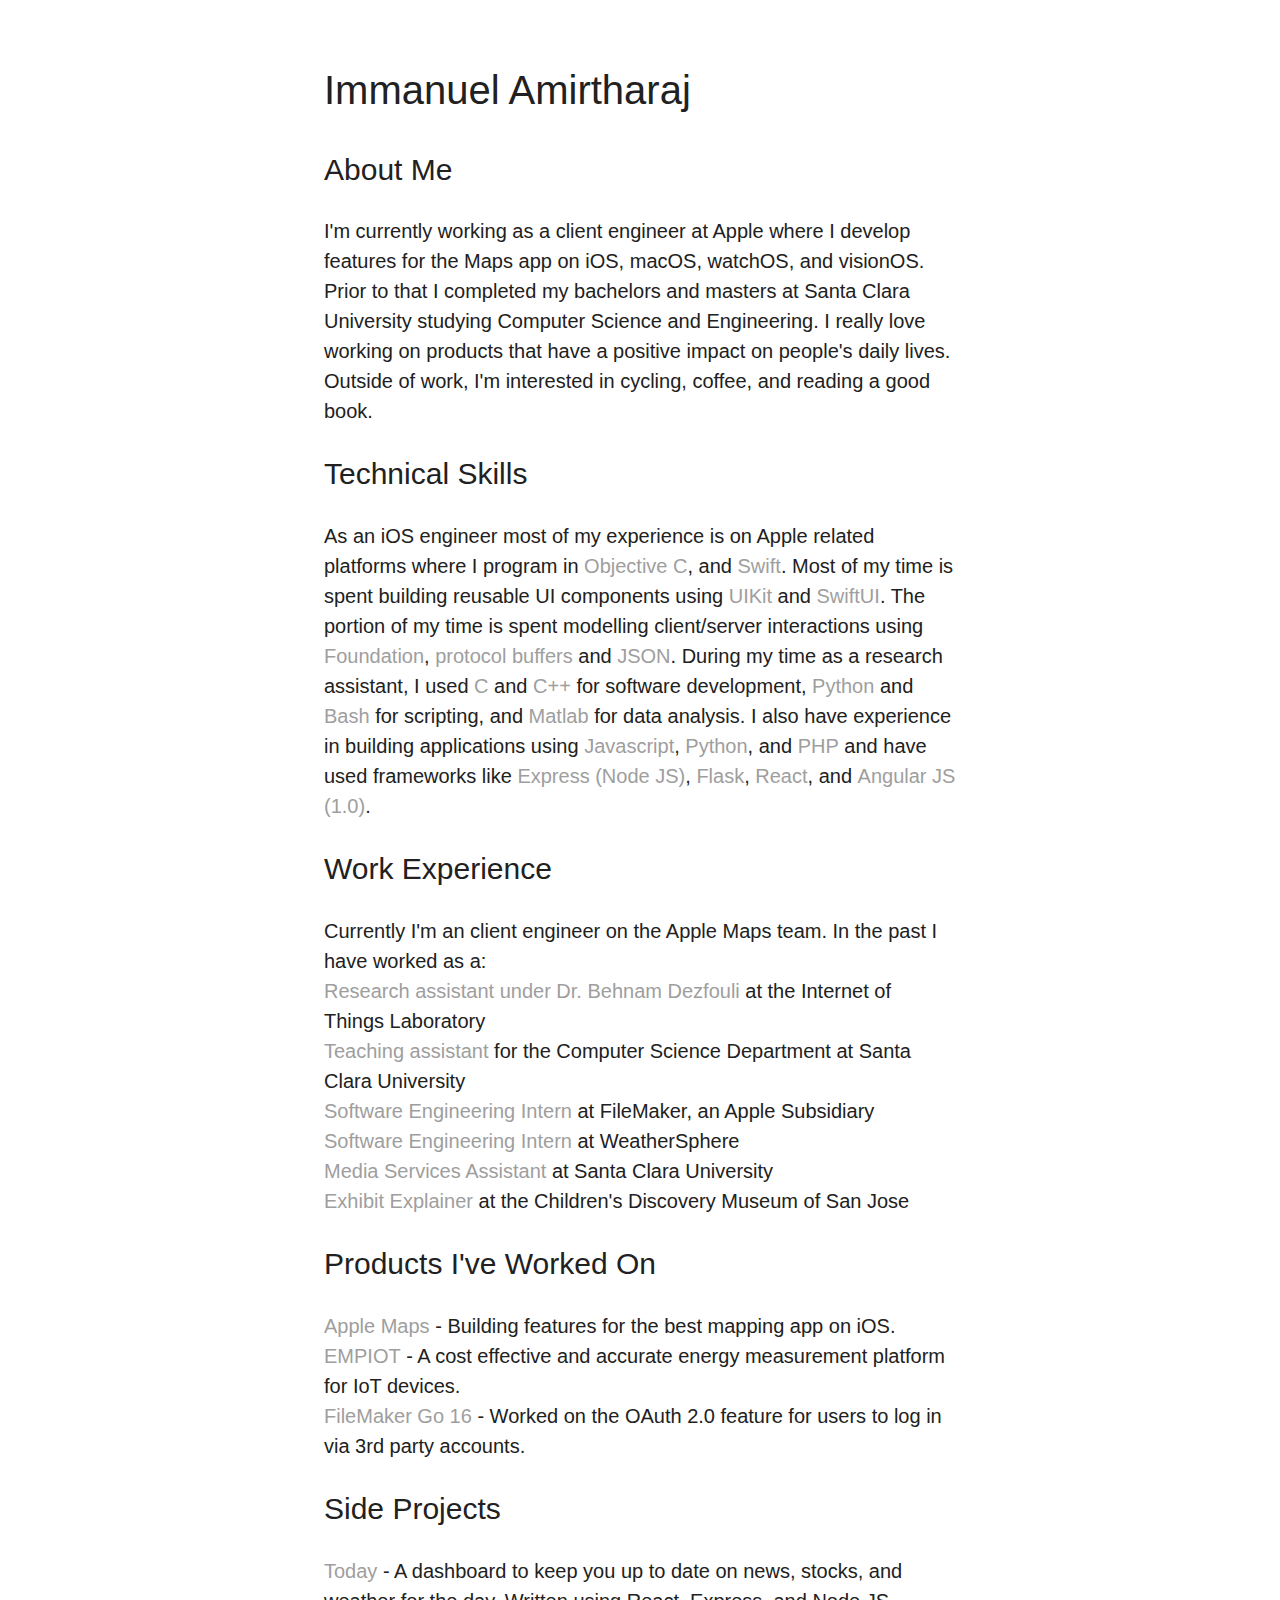
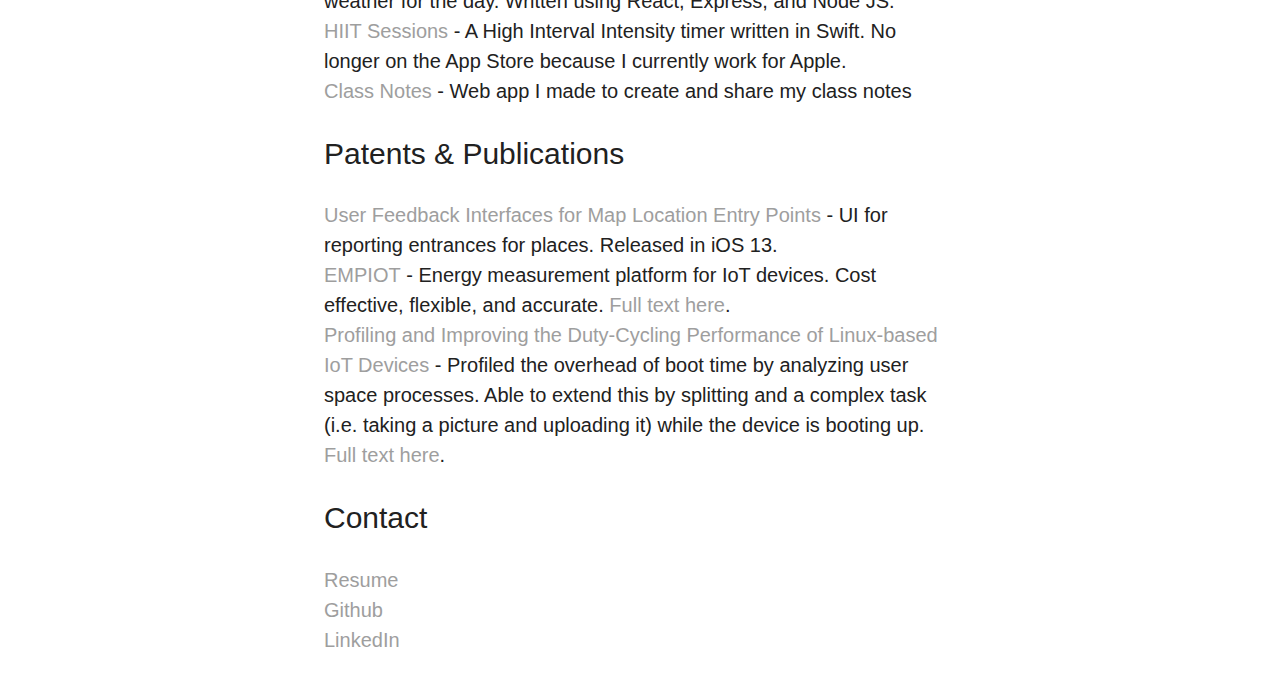
<file: index.html>
<html>
    <head>
		<title>Immanuel Amirtharaj</title>
        <meta name="viewport" content="width=device-width,initial-scale=1">
        <meta charset="UTF-8">

	    <script>
		  (function(i,s,o,g,r,a,m){i['GoogleAnalyticsObject']=r;i[r]=i[r]||function(){
		  (i[r].q=i[r].q||[]).push(arguments)},i[r].l=1*new Date();a=s.createElement(o),
		  m=s.getElementsByTagName(o)[0];a.async=1;a.src=g;m.parentNode.insertBefore(a,m)
		  })(window,document,'script','https://www.google-analytics.com/analytics.js','ga');

		  ga('create', 'UA-104759104-1', 'auto');
		  ga('send', 'pageview');

	</script>
        <style>

            h1 {
                font-weight: 500;
            }

            h2 {
                font-weight: 500;
            }

            b {
                font-weight: 500;
            }
            
            body {
                font-family: 'Helvetica', sans-serif;  
                font-size: 15pt;
                line-height: 1.5;
                color: #212121;
                font-weight: 300;
            }
            
            a {             
                color: #9e9e9e;  
                text-decoration: none;
                font-weight: 500;
            }

            a:hover {
                color: #000; 
            }

            .wrapper {
                
                margin: auto;
                position: center;
                padding-top: 25px;
                padding-bottom: 35px;
                
            }

            .lightBold {
                font-weight: 500;
                color: #9e9e9e;
            }

            .darkBold {
                font-weight: 500;
                color: #9e9e9e;
            }



        @media screen and (min-width: 1201px) {

            .wrapper {
                max-width: 50%;
            }
        }


        @media screen and (min-width: 769px) and (max-width: 1200px) {
            .wrapper {
                max-width: 85%;
            }
        }
            
        @media screen and (min-width: 376px) and (max-width: 768px) {
            .wrapper {
                max-width: 85%;     
            }

            body {
                font-family: 'Helvetica', sans-serif;  
                font-size: 14px;
                line-height: 1.5;
                color: #383838;
                font-weight: 300;
            }

        }

        @media screen and (max-width: 375px) {
             .wrapper {
                    max-width: 95%;

            }

            body {
                font-family: 'Helvetica', sans-serif;  
                font-size: 12px;
                line-height: 1.5;
                color: #383838;
                font-weight: 300;
            }
        }

        </style>
    
    </head>
    
    <body>
        <div class="wrapper">
            <h1>Immanuel Amirtharaj</h1>

            <div class="sectionWrapper">
                <h2>About Me</h2>
                <div>
                    I'm currently working as a client engineer at Apple where I develop features for the Maps app on iOS, macOS, watchOS, and visionOS. Prior to that I completed my bachelors and masters at Santa Clara University studying Computer Science and Engineering. I really love working on products that have a positive impact on people's daily lives. Outside of work, I'm interested in cycling, coffee, and reading a good book.
                </div>
            </div>
            
            <div class="sectionWrapper">
                <h2>Technical Skills</h2>
                <div>
                    As an iOS engineer most of my experience is on Apple related platforms where I program in <span class = "darkBold">Objective C</span>, and <span class = "darkBold">Swift</span>. Most of my time is spent building reusable UI components using <span class = "darkBold">UIKit</span> and <span class = "darkBold">SwiftUI</span>. The portion of my time is spent modelling client/server interactions using <span class = "darkBold">Foundation</span>, <span class = "darkBold">protocol buffers</span> and <span class = "darkBold">JSON</span>.  During my time as a research assistant, I used <span class = "darkBold">C</span> and <span class = "darkBold">C++</span> for software development, <span class = "darkBold">Python</span> and <span class = "darkBold">Bash</span> for scripting, and <span class = "darkBold">Matlab</span> for data analysis.  I also have experience in building applications using <span class = "darkBold">Javascript</span>, <span class = "darkBold">Python</span>, and <span class = "darkBold">PHP</span> and have used frameworks like <span class = "darkBold">Express (Node JS)</span>, <span class = "darkBold">Flask</span>, <span class = "darkBold">React</span>, and <span class = "darkBold">Angular JS (1.0)</span>.
                </div>
            </div>

            <div class="sectionWrapper">
                <h2>Work Experience</h2>   
                Currently I'm an client engineer on the Apple Maps team.  In the past I have worked as a:
                <br/>
                <div>
                    <span class="lightBold">Research assistant under <a href="http://behnam.dezfouli.com">Dr. Behnam Dezfouli</a></span> at the Internet of Things Laboratory<br/>
                    <span class="lightBold">Teaching assistant</span> for the Computer Science Department at Santa Clara University<br/>
                    <span class="lightBold">Software Engineering Intern</span> at FileMaker, an Apple Subsidiary<br/>
                    <span class="lightBold">Software Engineering Intern</span> at WeatherSphere<br/>
                    <span class="lightBold">Media Services Assistant</span> at Santa Clara University<br/>
                    <span class="lightBold">Exhibit Explainer</span> at the Children's Discovery Museum of San Jose</li>
                </div>
            </div>

            <div class="sectionWrapper">
                <h2>Products I've Worked On</h2>
                <a href="https://www.apple.com/maps/">Apple Maps</a> - Building features for the best mapping app on iOS.
                <br/>
                <a href="https://github.com/SIOTLAB/empiot">EMPIOT</a> - A cost effective and accurate energy measurement platform for IoT devices.
                <br/>
        		<a href="https://itunes.apple.com/us/app/filemaker-go-16/id1097917885?mt=8">FileMaker Go 16</a> - Worked on the OAuth 2.0 feature for users to log in via 3rd party accounts.
        		<br/>
            </div>

            <div class="sectionWrapper">
                <h2>Side Projects</h2>
                <a href="https://today.lilwizeguy.me">Today</a> - A dashboard to keep you up to date on news, stocks, and weather for the day. Written using React, Express, and Node JS. 
                <br/>
                <a href="https://github.com/lilwizeguy/HIIT-Sessions">HIIT Sessions</a> - A High Interval Intensity timer written in Swift. No longer on the App Store because I currently work for Apple.
                <br/>
                <a href="http://notes.lilwizeguy.me">Class Notes</a> - Web app I made to create and share my class notes
                <br/>
            </div>

            <div class="sectionWrapper">
                <h2>Patents & Publications</h2>
                <a href="https://patents.google.com/patent/US20200378785A1/en?inventor=Immanuel+Amirtharaj&oq=Immanuel+Amirtharaj">User Feedback Interfaces for Map Location Entry Points</a> - UI for reporting entrances for places. Released in iOS 13.
                <br/>
                <a href="https://www.sciencedirect.com/science/article/pii/S1084804518302479">EMPIOT</a> - Energy measurement platform for IoT devices.  Cost effective, flexible, and accurate. <a href="https://arxiv.org/pdf/1804.04794.pdf">Full text here</a>.
                <br/>
                <a href="https://link.springer.com/article/10.1007/s12652-019-01197-2">Profiling and Improving the Duty-Cycling Performance of Linux-based IoT Devices</a> - Profiled the overhead of boot time by analyzing user space processes.  Able to extend this by splitting and a complex task (i.e. taking a picture and uploading it) while the device is booting up. <a href="https://arxiv.org/pdf/1808.10097.pdf">Full text here</a>.
                <br/>
            </div>

            <div class="sectionWrapper">
                <h2>Contact</h2>
                <a href="Images/resume.pdf">Resume</a>
                <br/>
                <a href="https://github.com/lilwizeguy">Github</a>
                <br/>
                <a href="https://linkedin.com/in/immanuel-amirtharaj-4661b053">LinkedIn</a>
            </div>  
        </div>
    </body>
</html>
</file>
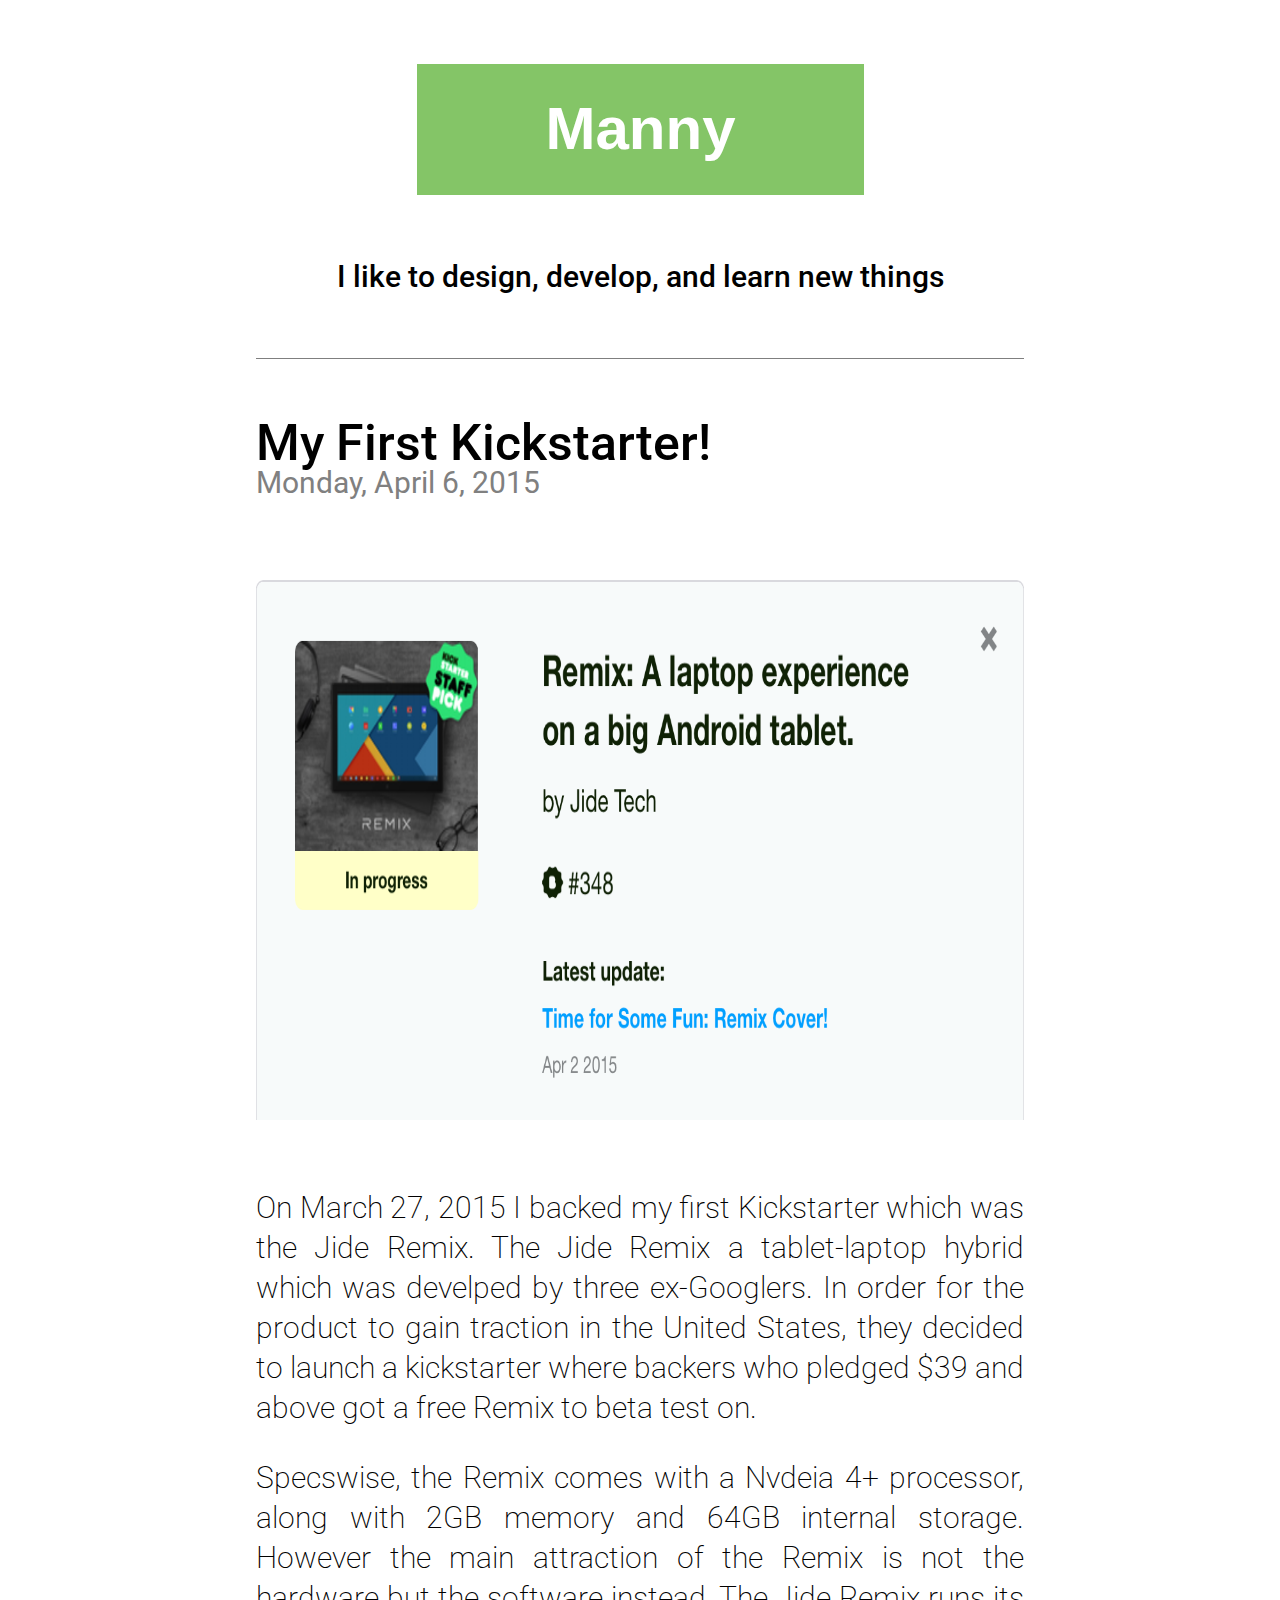
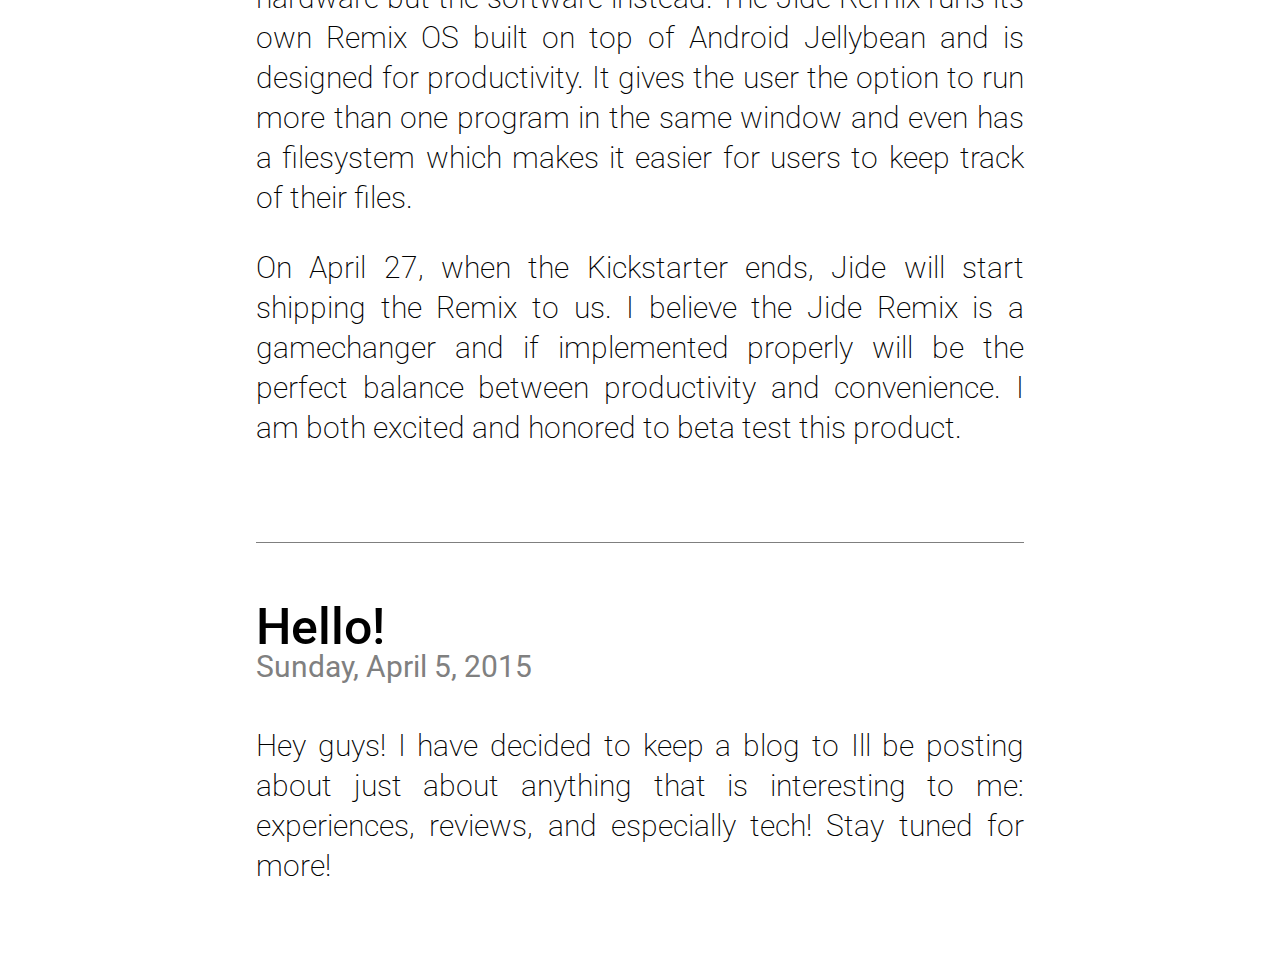
<file: blog.html>
<!--Immanuel Amirtharaj-->
<!--blog.html-->

<html>
    <head>
        <meta name="viewport" content="width=device-width, initial-scale=1">

		<link rel="stylesheet" type="text/css" href="Stylesheets/blog.css">
        <link href='http://fonts.googleapis.com/css?family=Roboto:400,100' rel='stylesheet' type='text/css'>
        <script src="http://ajax.googleapis.com/ajax/libs/jquery/1.11.1/jquery.min.js"></script>

        <title>Manny's World</title>
        
    </head>
    
    <body>
        
         <div class = "mainTitle">
        <img src="Images/BlockLogo.svg" alt="Mountain View" style="width:447px;height:131px"> </img>
        </div>
        
       
        
        <div class = "subtitle">
            I like to design, develop, and learn new things
        </div>
        
        <div class = "entryWrapper">
            <div class = "entryTitle">
                My First Kickstarter!
            </div>
            <div class = "entryDate">
               Monday, April 6, 2015
            </div>
            
            <div class = "mainTitle">
                <img src="BlogImages/RemixKickstarter.png" alt="My pledge!" style="width:100%;height:60%"> </img>
            </div>
                <div class = "entryText">
                    <p>
                        On March 27, 2015 I backed my first Kickstarter which was the Jide Remix.  The Jide Remix a tablet-laptop hybrid which was develped by three ex-Googlers.  In order for the product to gain traction in the United States, they decided to launch a kickstarter where backers who pledged $39 and above got a free Remix to beta test on.
                    </p>
                    <p>
                        Specswise, the Remix comes with a Nvdeia 4+ processor, along with 2GB memory and 64GB internal storage.  However the main attraction of the Remix is not the hardware but the software instead.  The Jide Remix runs its own Remix OS built on top of Android Jellybean and is designed for productivity.  It gives the user the option to run more than one program in the same window and even has a filesystem which makes it easier for users to keep track of their files.
                    </p>
                    <p>
                        On April 27, when the Kickstarter ends, Jide will start shipping the Remix to us.  I believe the Jide Remix is a gamechanger and if implemented properly will be the perfect balance between productivity and convenience.  I am both excited and honored to beta test this product.  
                    </p>
                </div>
    
        </div>
        
        <div class = "entryWrapper">
            <div class = "entryTitle">
                Hello!
            </div>
            <div class = "entryDate">
               Sunday, April 5, 2015
            </div>
                <div class = "entryText">
                   <p>
                    Hey guys!  I have decided to keep a blog to   Ill be posting about just about anything that is interesting to me: experiences, reviews, and especially tech!  Stay tuned for more!   
                    </p>
                </div>
    
        </div>
    </body>

</html>
</file>
<file: Stylesheets/blog.css>
body
    {
        margin:0;
        background-attachment: fixed;
        background-size: 100% 100%;
        background-repeat: no-repeat;
    }

body, html, main {
    /* important */
    height: 100%;
}

 .entryText
    {
        
        text-align: justify;
        font-family: 'Roboto', sans-serif;   
        font-weight: 200;
        font-size: 30px;
        color: black;

    }


.subtitle
{
    font-family: 'Roboto', sans-serif;
    font-weight: 500;
    text-align: center;
    color: black;
    font-size: 30px;
    
    padding-top: 0%;
    padding-bottom: 5%;
}

.mainTitle
{
    font-family: 'Roboto', sans-serif;
    font-weight: 500;
    text-align: center;
    color: black;
    font-size: 100px;
    
    padding-top: 5%;
    padding-bottom: 5%;
}

.entryTitle
{
    font-family: 'Roboto', sans-serif;
    font-weight: 500;
    text-align: left;
    color: black;
    font-size: 50px;
    
    padding-top: 0%;
    padding-bottom: 0%;


}
.entryDate
{
    font-family: 'Roboto', sans-serif;
    font-weight: 400;
    text-align: left;
    color: gray;
    font-size: 30px;
    
    margin-top: 0%;
    margin-bottom: 5%;
}

.entryWrapper
{
    width: 60%;
    text-align: center;
    margin-left: auto;
    margin-right: auto;
    line-height: 40px;
    padding-top: 5%;
    padding-bottom: 5%;
    
    border-top-style:inset;
    border-top-color: #D3D3D3;
    border-width: thin;

   <!-- border-top:  double #000000;-->
}
</file>
